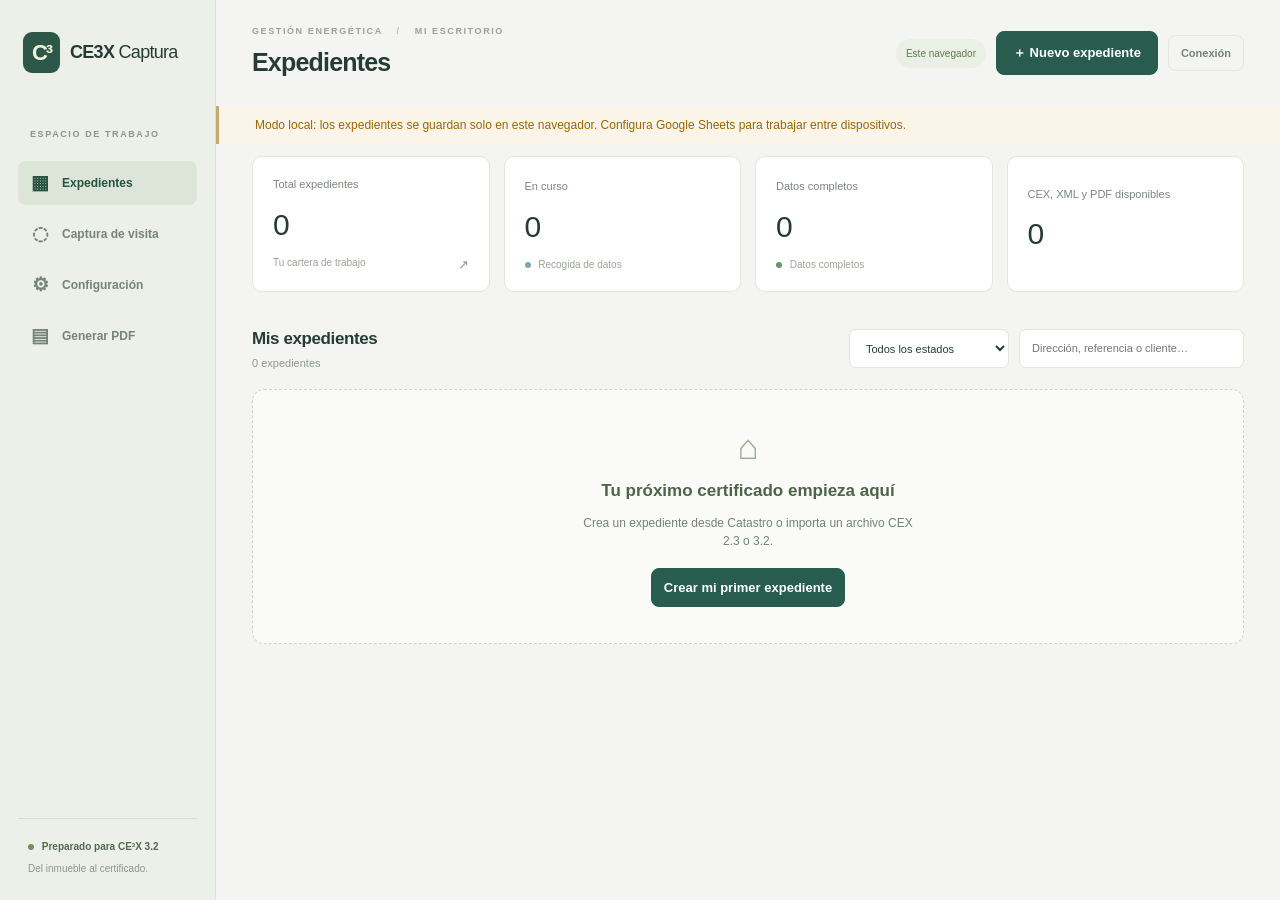
<file: app/index.html>
<!doctype html>
<html lang="es">
<head>
  <meta charset="utf-8">
  <meta name="viewport" content="width=device-width, initial-scale=1">
  <meta http-equiv="Cache-Control" content="no-store">
  <title>CE3X Captura</title>
  <link rel="stylesheet" href="styles.css?v=20261113-informes-fv">
  <link rel="stylesheet" href="workspace.css?v=20261103-ce3x32">
</head>
<body>
  <aside class="workspace-nav" aria-label="Navegación principal">
    <a class="workspace-logo" href="index.html"><span class="logo-mark" aria-hidden="true">C³</span><span>CE3X <b>Captura</b></span></a>
    <span class="nav-caption">ESPACIO DE TRABAJO</span>
    <button id="workspaceHome" class="nav-item current" type="button"><span aria-hidden="true">▦</span> Expedientes</button>
    <button id="captureToggle" class="nav-item" type="button" aria-expanded="false" aria-controls="capturePanel"><span aria-hidden="true">◌</span> Captura de visita</button>
    <button id="workspaceSettings" class="nav-item" type="button"><span aria-hidden="true">⚙</span> Configuración</button>
    <button id="reportBtn" class="nav-item" type="button"><span aria-hidden="true">▤</span> Generar PDF</button>
    <div class="nav-bottom"><span class="version-dot"></span> Preparado para CE³X 3.2<small>Del inmueble al certificado.</small></div>
  </aside>
  <header class="topbar">
    <div>
      <p class="breadcrumb">GESTIÓN ENERGÉTICA <span>/</span> MI ESCRITORIO</p>
      <h1>Expedientes</h1>
    </div>
    <div class="actions">
      <span id="storageMode" class="storage-mode">Este navegador</span>
      <button id="newBtn" type="button"><span aria-hidden="true">＋</span> Nuevo expediente</button>
      <button id="configBtn" type="button" class="secondary">Conexión</button>
    </div>
  </header>
  <div id="syncAlert" class="sync-alert" hidden></div>

  <main class="app-shell">
    <section id="capturePanel" class="panel capture-panel" aria-label="Captura por chat">
      <div class="panel-header">
        <div>
          <span class="eyebrow">EN LA VISITA</span><h2>Captura de datos</h2>
          <p id="activeRecordText">Sin expediente abierto.</p>
        </div>
      </div>
      <div class="active-expedient">
        <label>
          <span>Selecciona expediente para el chat</span>
          <select id="activeRecordSelect"></select>
        </label>
      </div>
      <form id="chatForm" class="chat-form">
        <textarea id="chatInput" rows="4" placeholder="Ej: superficie útil habitable 149.40, ventilación del inmueble 0.63, demanda diaria ACS 120, cliente Juan Pérez"></textarea>
        <div class="chat-actions">
          <button type="submit">Enviar</button>
          <button id="voiceBtn" type="button" class="secondary">Dictar</button>
        </div>
      </form>
      <div id="chatLog" class="chat-log" aria-live="polite"></div>
    </section>

    <section class="panel right-panel" aria-label="Expedientes y detalle editable">
      <div id="listView" class="list-view">
        <div class="workspace-stats" aria-label="Estado de los expedientes">
          <button type="button" class="stat-card" data-filter="all"><span>Total expedientes</span><strong id="totalCount">0</strong><small>Tu cartera de trabajo <span>↗</span></small></button>
          <button type="button" class="stat-card" data-filter="PENDIENTE_DATOS"><span>En curso</span><strong id="progressCount">0</strong><small><i class="dot blue"></i> Recogida de datos</small></button>
          <button type="button" class="stat-card" data-filter="COMPLETA"><span>Datos completos</span><strong id="completeCount">0</strong><small><i class="dot green"></i> Datos completos</small></button>
          <button type="button" class="stat-card" data-filter="CERTIFICADO_GENERADO"><span>CEX, XML y PDF disponibles</span><strong id="pdfCount">0</strong></button>
        </div>
        <div class="panel-header">
          <div>
            <h2>Mis expedientes</h2>
            <p id="statusSummary">0 expedientes</p>
          </div>
          <div class="list-filters">
            <select id="statusFilter" aria-label="Filtrar expedientes por estado">
              <option value="all">Todos los estados</option>
              <option value="PENDIENTE_DATOS">En curso</option>
              <option value="COMPLETA">Datos completos</option>
              <option value="CERTIFICADO_GENERADO">CEX, XML y PDF disponibles</option>
            </select>
            <input id="searchInput" type="search" placeholder="Dirección, referencia o cliente…" aria-label="Buscar expedientes">
          </div>
        </div>
        <div id="expedientList" class="expedient-list"></div>
      </div>

      <div id="detailView" class="detail-view" hidden>
        <div class="detail-toolbar">
          <button id="backToListBtn" type="button" class="secondary">Volver a la lista</button>
          <div class="detail-actions">
            <button id="saveDetailBtn" type="submit" form="detailForm">Guardar detalle</button>
            <button id="reviewDataBtn" type="button" class="secondary" title="Consulta qué campos vienen de Catastro o del CEX y cuáles has comprobado">Revisión de datos</button>
            <button id="catastroBtn" type="button" class="secondary">Traer Catastro</button>
            <button id="catastroMapBtn" type="button" class="secondary" title="Abrir la cartografía del Catastro">Cartografía Catastro</button>
            <button id="catastro3dBtn" type="button" class="secondary" title="Abrir el Visor 3D del Catastro">Visor3D Catastro</button>
            <button id="autoEnvelopeBtn" type="button" class="secondary" hidden>Autocompletar envolvente</button>
            <button id="autoSystemsBtn" type="button" class="secondary" hidden>Autocompletar instalaciones</button>
            <button id="copyDataBtn" type="button" class="secondary">Copiar datos</button>
            <button id="deleteRecordBtn" type="button" class="danger">Eliminar expediente</button>
            <button id="downloadJsonBtn" type="button" class="secondary" hidden>Descargar JSON</button>
            <button id="downloadCexBtn" type="button" class="secondary">Exportar a CE³X 3.2</button>
            <button id="issueDesktopReportBtn" type="button" hidden>Generar XML y PDF</button>
            <button id="collectDesktopXmlBtn" type="button" class="secondary" hidden>Recoger XML de CE³X</button>
          </div>
        </div>
        <p id="detailSaveStatus" class="export-note" role="status"></p>
        <label class="report-no-improvements" hidden><input id="issueWithoutImprovements" type="checkbox"> Confirmo que esta emisión no incluye conjuntos de mejora</label>
        <button type="button" id="openCertificateFolder" onclick="openCertificateFolder()" hidden>Abrir carpeta del expediente</button>
        <p id="desktopReportFlow" class="export-note" aria-live="polite" hidden></p>
        <p id="desktopXmlStatus" class="export-note" role="status" hidden></p>

        <div class="record-head">
          <div>
            <h2 id="recordTitle">Detalle del expediente</h2>
            <p id="recordSubtitle">Selecciona o crea una referencia.</p>
          </div>
          <span id="recordBadge" class="badge">BORRADOR</span>
        </div>

        <p class="export-note">Exportación residencial · Revisa y recalcula el expediente en CE³X 3.2 antes de emitir el certificado.</p>
        <nav id="sectionTabs" class="tabs" aria-label="Secciones CE3X"></nav>
        <form id="detailForm">
          <div id="sectionFields" class="section-fields"></div>
        </form>
      </div>
    </section>
  </main>

  <dialog id="certificateFolderDialog" aria-labelledby="certificateFolderTitle">
    <h2 id="certificateFolderTitle">Archivos del expediente</h2>
    <p id="certificateFolderPath"></p>
    <p id="certificateFolderFiles"></p>
    <form method="dialog"><button>Cerrar</button></form>
  </dialog>
  <dialog id="operationDialog" aria-labelledby="operationTitle" aria-describedby="operationMessage">
    <h2 id="operationTitle"></h2>
    <p id="operationMessage" role="status" aria-live="polite"></p>
    <div class="form-actions"><button id="closeOperationBtn" type="button" hidden>Aceptar</button></div>
  </dialog>

  <dialog id="configDialog">
    <form method="dialog" id="configForm">
      <h2>Configuracion</h2>
      <label>Apps Script URL<input name="apiUrl" placeholder="https://script.google.com/macros/s/.../exec"></label>
      <label>APP_SECRET<input name="secret" type="password"></label>
      <label>Clave de Render para PDF<input name="pdfKey" type="password" autocomplete="off"></label>
      <button type="button" class="secondary" id="chooseXmlFolderBtn">Elegir carpeta del asistente CE³X</button>
      <p id="xmlFolderConfigStatus" role="status"></p>
      <p class="dialog-help">Elige la carpeta donde se ejecuta el asistente local. Cada expediente tendrá una carpeta con su nombre y referencia. Dentro se guardan el CEX, el XML y el PDF de cada emisión.</p>
      <fieldset><legend>Técnico certificador por defecto</legend><div id="technicianConfigFields"></div>
      </fieldset>
      <p id="sharedConfigStatus" role="status"></p>
      <p>Sin conexión configurada, los expedientes se guardan en este navegador. Con Google Sheets se usa el archivo compartido; los datos locales no se trasladan automáticamente.</p>
      <div class="form-actions">
        <button type="submit">Guardar config</button>
        <button type="button" class="secondary" id="testConfigBtn">Probar conexión</button>
        <button type="button" class="secondary" id="copyConfigLinkBtn">Copiar enlace config</button>
        <button type="button" class="secondary" id="closeConfigBtn">Cerrar</button>
      </div>
    </form>
  </dialog>

  <dialog id="copyDataDialog">
    <form method="dialog" id="copyDataForm">
      <h2>Copiar datos</h2>
      <label>Expediente origen<select name="sourceId" id="copySourceSelect"></select></label>
      <p>Se copiarán Envolvente térmica e Instalaciones al expediente abierto.</p>
      <p id="copyDataStatus" class="dialog-status" role="status" aria-live="polite"></p>
      <div class="form-actions">
        <button type="submit">Guardar copia</button>
        <button type="button" class="secondary" id="closeCopyDataBtn">Cancelar</button>
      </div>
    </form>
  </dialog>

  <dialog id="newRecordDialog">
    <form method="dialog" id="newRecordForm">
      <h2>Nuevo expediente</h2>
      <fieldset class="new-record-options">
        <legend>Elige una única forma de cargarlo</legend>
        <label class="new-record-option">
          <input type="radio" name="newRecordMode" value="catastro" checked>
          <span>
            <strong>Introducir referencia catastral</strong>
          </span>
        </label>
        <label class="new-record-option">
          <input type="radio" name="newRecordMode" value="cex">
          <span>
            <strong>Cargar .cex local</strong>
          </span>
        </label>
      </fieldset>
      <label id="newRecordReferenceField">Referencia catastral
        <input name="reference" inputmode="latin" maxlength="20" autocomplete="off" placeholder="20 caracteres">
      </label>
      <label id="newRecordFileField" hidden>Archivo .cex
        <input name="cexFile" type="file" accept=".cex,application/octet-stream">
      </label>
      <p id="newRecordHelp" class="dialog-help">Se creará el expediente y se consultará Catastro automáticamente.</p>
      <p id="newRecordStatus" class="dialog-status" role="status" aria-live="polite" hidden></p>
      <div class="form-actions">
        <button type="submit" id="createNewRecordBtn"><span class="button-spinner" aria-hidden="true"></span><span id="createNewRecordBtnLabel">Crear expediente</span></button>
        <button type="button" class="secondary" id="closeNewRecordBtn">Cancelar</button>
      </div>
    </form>
  </dialog>

  <dialog id="reportDialog" aria-labelledby="reportTitle">
    <form id="reportForm">
      <span class="eyebrow">INFORME DE CERTIFICACIÓN</span>
      <h2 id="reportTitle">Del XML al PDF</h2>
      <p class="dialog-help">Selecciona el XML que has generado en CE³X 3.2. El generador oficial validará sus datos y creará el informe.</p>
      <label>Certificado en XML<input name="xmlFile" type="file" accept=".xml,application/xml,text/xml" required></label>
      <p class="dialog-help">¿Tienes un CEX? Ábrelo y calcula el expediente en CE³X 3.2; después genera su XML. El CEX por sí solo no sustituye ese cálculo.</p>
      <p id="reportStatus" class="report-status" role="status" aria-live="polite"></p>
      <p id="cloudReportHelp" hidden>Al generar el PDF se enviará el XML a Render. El servicio puede tardar en arrancar. La clave se toma de Configuración.</p>
      <a id="cloudReportLink" class="button-link" href="https://ce3x-pdf-prueba.onrender.com/" target="_blank" rel="noopener noreferrer" hidden>Abrir generador web de PDF</a>
      <div class="form-actions"><button id="generateReportBtn" type="submit">Generar y descargar PDF</button><button id="closeReportBtn" type="button" class="secondary">Cerrar</button></div>
    </form>
  </dialog>
  <dialog id="referencesDialog" aria-labelledby="referencesTitle">
    <form id="referencesForm">
      <span class="eyebrow">IDENTIFICACIÓN DEL EDIFICIO</span>
      <h2 id="referencesTitle">Referencias catastrales</h2>
      <p class="dialog-help">Introduce una referencia de 20 caracteres por línea. La primera será la principal; puedes cambiar el orden, añadir o retirar referencias.</p>
      <label>Referencias del expediente<textarea id="referenceListInput" rows="6" spellcheck="false" autocomplete="off"></textarea></label>
      <p id="referencesStatus" class="dialog-status" role="status" aria-live="polite"></p>
      <div class="form-actions"><button id="saveReferencesBtn" type="submit">Guardar referencias</button><button id="closeReferencesBtn" type="button" class="secondary">Cancelar</button></div>
    </form>
  </dialog>
  <dialog id="estimationDialog" aria-labelledby="estimationTitle">
    <form id="estimationForm">
      <span class="eyebrow">INSTALACIONES · CE³X 3.2</span>
      <h2 id="estimationTitle">Parámetros y rendimiento</h2>
      <p class="dialog-help">Guarda los parámetros de los equipos importados y recalcula sus rendimientos. Esta función no calcula la calificación energética del edificio.</p>
      <label>Equipo<select id="estimationEquipment"></select></label>
      <fieldset id="estimationFields" class="estimation-fields"></fieldset>
      <p id="estimationStatus" class="report-status" role="status" aria-live="polite"></p>
      <div class="form-actions"><button id="calculateEstimationBtn" type="submit">Recalcular y guardar</button><button id="saveEstimationBtn" type="button" class="secondary">Guardar parámetros</button><button id="closeEstimationBtn" type="button" class="secondary">Cerrar</button></div>
    </form>
  </dialog>
  <dialog id="reviewDialog" aria-labelledby="reviewTitle">
    <div class="review-dialog-content">
      <span class="eyebrow">CALIDAD DE LOS DATOS</span>
      <h2 id="reviewTitle">Origen y revisión de datos</h2>
      <p>Comprueba cada dato o tabla con la documentación del expediente. Esta revisión es una declaración del usuario; no calcula ni valida la calificación energética.</p>
      <p id="reviewSummary" role="status"></p>
      <div class="review-list" id="reviewList"></div>
      <form id="reviewCheckForm" hidden>
        <h3 id="reviewFieldTitle"></h3><p id="reviewValuePreview"></p><p id="reviewFieldEvidence"></p>
        <label>Comprobado por<input id="reviewBy" maxlength="120" required></label>
        <label>Documento o cálculo de referencia<input id="reviewDocument" maxlength="500" required></label>
        <label class="review-attestation"><input id="reviewAttested" type="checkbox" required>He contrastado el dato o la tabla con esa referencia.</label>
        <div class="form-actions"><button type="submit">Guardar comprobación</button><button type="button" class="secondary" id="reviewUncheckBtn">Marcar pendiente</button></div>
      </form>
      <p id="reviewStatus" class="dialog-status" role="status"></p>
      <div class="form-actions"><button id="closeReviewBtn" type="button" class="secondary">Cerrar</button></div>
    </div>
  </dialog>
  <dialog id="solarDialog" aria-labelledby="solarTitle">
    <form id="solarForm">
      <span class="eyebrow">ENVOLVENTE TÉRMICA</span>
      <h2 id="solarTitle">Protecciones solares</h2>
      <p class="dialog-help">Edita voladizos y retranqueos. Los factores se calculan en el navegador y se incorporan al CEX. El cálculo energético completo del edificio sigue siendo necesario.</p>
      <label>Aplicar a<select id="solarWindow"></select></label>
      <p id="solarOrientation"></p>
      <p class="dialog-help">Medidas en metros: L es el vuelo horizontal; D, la separación vertical entre el hueco y el voladizo; H, la altura del hueco; W, su anchura; R, la profundidad del retranqueo. Si hay retranqueo, mide L desde el centro del acristalamiento.</p>
      <div id="solarFields"></div>
      <p id="solarPreview" role="status" aria-live="polite"></p>
      <p id="solarStatus" class="dialog-status" role="status"></p>
      <div class="form-actions"><button id="saveSolarBtn" type="submit">Guardar protecciones</button><button id="closeSolarBtn" type="button" class="secondary">Cerrar</button></div>
    </form>
  </dialog>
  <dialog id="windowDialog" aria-labelledby="windowTitle">
    <form id="windowForm" novalidate>
      <span class="eyebrow">ENVOLVENTE TÉRMICA</span>
      <h2 id="windowTitle">Propiedades térmicas de huecos</h2>
      <label>Aplicar a<select id="windowSelector"></select></label>
      <label>Modo de definición<select id="windowMode"><option>Conocidas</option><option>Estimadas</option></select></label>
      <p class="dialog-help">Conocidas: introduce valores respaldados por documentación o ensayos. Estimadas: elige vidrio y marco para calcular sus valores. Completa el porcentaje de marco y su absortividad en la tabla.</p>
      <fieldset id="windowKnownFields"><legend>Valores de la ventana antes de añadir doble ventana</legend>
        <label>U vidrio (W/m²K)<input data-window-value="uVidrio" inputmode="decimal"></label>
        <label>g vidrio (0–1)<input data-window-value="gVidrio" inputmode="decimal"></label>
        <label>U marco (W/m²K)<input data-window-value="uMarco" inputmode="decimal"></label>
      </fieldset>
      <fieldset id="windowEstimatedFields" hidden><legend>Características observadas</legend>
        <label>Tipo de vidrio<select id="windowGlass"></select></label>
        <label>Tipo de marco<select id="windowFrame"></select></label>
      </fieldset>
      <label class="solar-enabled"><input id="windowDouble" type="checkbox">Doble ventana</label>
      <p class="dialog-help">Doble ventana significa dos ventanas paralelas en el mismo hueco. Es distinto de un acristalamiento doble. Esta opción aplica la corrección de CE³X; no calcula la calificación energética del edificio.</p>
      <p id="windowPreview" role="status" aria-live="polite"></p>
      <p id="windowStatus" class="dialog-status" role="status"></p>
      <div class="form-actions"><button id="saveWindowBtn" type="submit">Guardar propiedades</button><button id="closeWindowBtn" type="button" class="secondary">Cerrar</button></div>
    </form>
  </dialog>
  <script src="window-model.js?v=20261108-window-bulk"></script>
  <script src="solar-tables.js?v=20261106-window"></script>
  <script src="solar-model.js?v=20261108-solar-bulk"></script>
  <script src="reports.js?v=20261107-issue-flow"></script>
  <script src="cex-import.js?v=20261113-fotovoltaica-mensual"></script>
  <script src="ce3x-locations.js?v=20261111-building-data"></script>
  <script src="cex-32.js?v=20261113-fotovoltaica-mensual"></script>
  <script src="estimation-model.js?v=20261106-window"></script>
  <script src="review-model.js?v=20261106-window"></script>
  <script src="workspace.js?v=20261108-certificate-versions"></script>
  <script src="app.js?v=20261113-informes-fv"></script>
  <script src="estimation-ui.js?v=20261108-report-preflight"></script>
  <script src="references-ui.js?v=20261106-window"></script>
  <script src="review-ui.js?v=20261106-window"></script>
  <script src="solar-ui.js?v=20261108-solar-bulk"></script>
  <script src="window-ui.js?v=20261108-solar-bulk"></script>
</body>
</html>
</file>
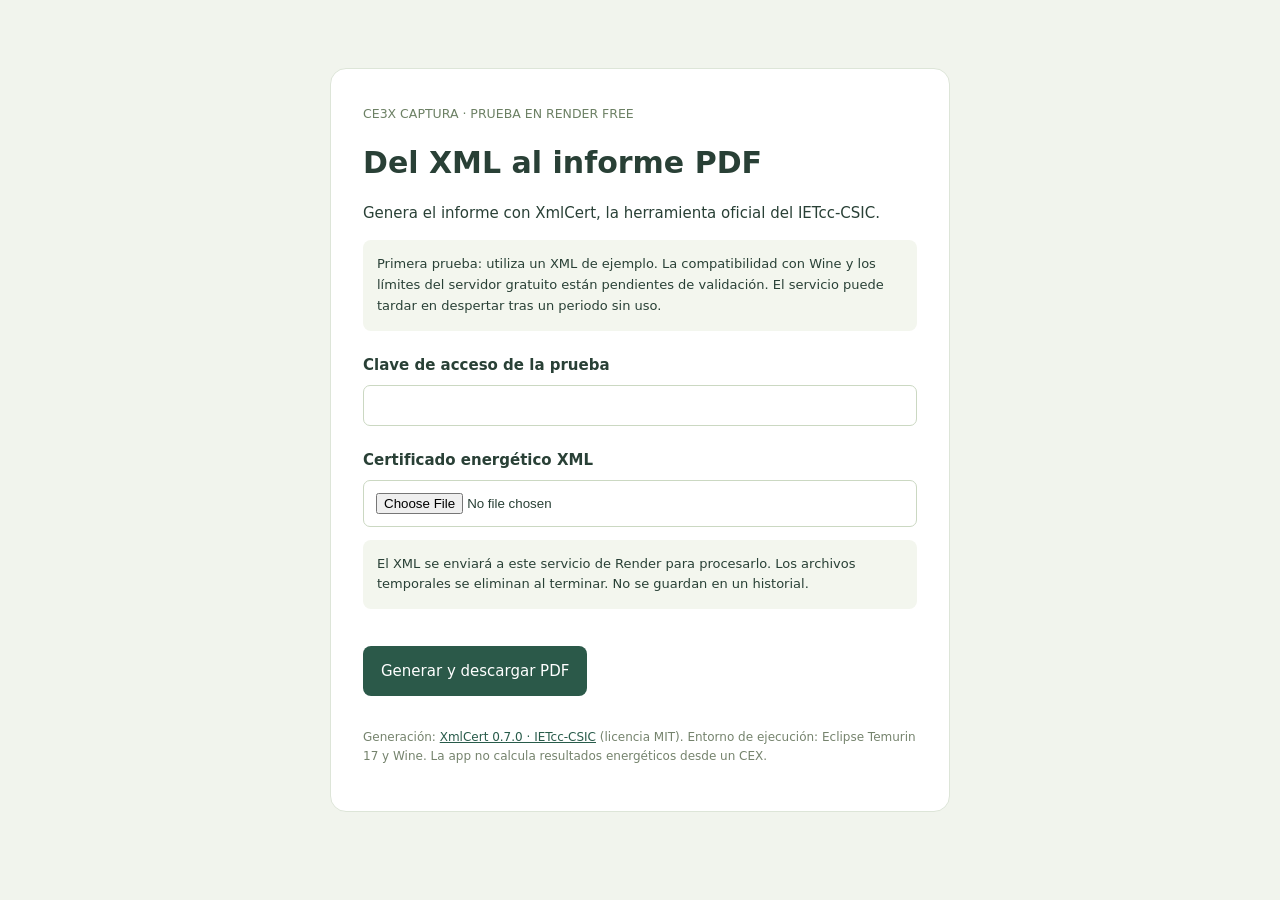
<file: render-pdf/index.html>
<!doctype html>
<html lang="es"><head><meta charset="utf-8"><meta name="viewport" content="width=device-width,initial-scale=1"><title>CE3X · Prueba de PDF</title>
<style>*{box-sizing:border-box}body{font:15px/1.6 system-ui,sans-serif;background:#f1f4ed;color:#294036;margin:0;padding:32px 20px}main{max-width:620px;margin:4vh auto;background:#fff;border:1px solid #dde5d8;border-radius:16px;padding:32px}small{color:#6c8064}h1{font-size:30px;line-height:1.2}label{display:block;margin:22px 0 8px;font-weight:600}input{display:block;width:100%;padding:12px;border:1px solid #cbd8c2;border-radius:7px;margin-top:8px}button{background:#2b5949;color:#fff;border:0;border-radius:8px;padding:13px 18px;margin-top:24px;font:inherit;cursor:pointer}button:disabled{opacity:.6;cursor:wait}#status{white-space:pre-wrap;overflow-wrap:anywhere}a{color:#285b4a}.notice{background:#f3f6ee;padding:14px;border-radius:8px;font-size:13px}.attribution{font-size:12px;color:#75836d;margin-top:32px}input:focus-visible,button:focus-visible{outline:3px solid #9ebc8a;outline-offset:3px}</style></head>
<body><main><small>CE3X CAPTURA · PRUEBA EN RENDER FREE</small><h1>Del XML al informe PDF</h1><p>Genera el informe con XmlCert, la herramienta oficial del IETcc-CSIC.</p>
<div class="notice">Primera prueba: utiliza un XML de ejemplo. La compatibilidad con Wine y los límites del servidor gratuito están pendientes de validación. El servicio puede tardar en despertar tras un periodo sin uso.</div>
<form id="report"><label>Clave de acceso de la prueba<input id="token" type="password" autocomplete="off" required></label><label>Certificado energético XML<input id="xml" type="file" accept=".xml,application/xml,text/xml" required></label>
<p class="notice">El XML se enviará a este servicio de Render para procesarlo. Los archivos temporales se eliminan al terminar. No se guardan en un historial.</p><button id="submit">Generar y descargar PDF</button><p id="status" role="status" aria-live="polite"></p></form>
<p class="attribution">Generación: <a href="https://energia.ietcc.csic.es/apps/#xmlcert" target="_blank" rel="noopener noreferrer">XmlCert 0.7.0 · IETcc-CSIC</a> (licencia MIT). Entorno de ejecución: Eclipse Temurin 17 y Wine. La app no calcula resultados energéticos desde un CEX.</p></main>
<script>const form=document.getElementById('report'),status=document.getElementById('status'),button=document.getElementById('submit');form.addEventListener('submit',async event=>{event.preventDefault();const file=document.getElementById('xml').files[0];if(!file)return;if(file.size>12*1024*1024){status.textContent='El XML supera los 12 MB.';return}button.disabled=true;status.textContent='Generando el informe. Puede tardar hasta dos minutos…';try{const response=await fetch('/api/report',{method:'POST',headers:{'Content-Type':'application/xml','Authorization':'Bearer '+document.getElementById('token').value},body:await file.arrayBuffer()});if(!response.ok){let message='No se ha podido generar el PDF.';try{message=(await response.json()).error||message}catch{}throw Error(message)}const url=URL.createObjectURL(await response.blob()),link=document.createElement('a');link.href=url;link.download=file.name.replace(/\.xml$/i,'')+'.pdf';document.body.appendChild(link);link.click();link.remove();setTimeout(()=>URL.revokeObjectURL(url),60000);status.textContent='PDF generado y descargado.'}catch(error){status.textContent=error.message}finally{button.disabled=false}});</script></body></html>
</file>
<file: app/styles.css>
:root {
  --bg: #f4f6f8;
  --panel: #ffffff;
  --text: #17202a;
  --muted: #667085;
  --line: #d8dee6;
  --brand: #176b5b;
  --brand-dark: #0f4f43;
  --ok: #137333;
  --warn: #9a6700;
  --error: #b42318;
}

* {
  box-sizing: border-box;
}

body {
  margin: 0;
  background: var(--bg);
  color: var(--text);
  font-family: Arial, Helvetica, sans-serif;
  font-size: 15px;
}

.topbar {
  align-items: center;
  background: #fff;
  border-bottom: 1px solid var(--line);
  display: flex;
  gap: 16px;
  justify-content: space-between;
  padding: 14px 18px;
}

h1,
h2,
p {
  margin: 0;
}

h1 {
  font-size: 22px;
}

h2 {
  font-size: 17px;
}

p,
small {
  color: var(--muted);
}

.actions,
.chat-actions,
.form-actions {
  align-items: center;
  display: flex;
  flex-wrap: wrap;
  gap: 8px;
}

.storage-mode {
  border: 1px solid var(--line);
  border-radius: 999px;
  color: var(--muted);
  font-size: 13px;
  font-weight: 700;
  padding: 7px 10px;
  white-space: nowrap;
}

.storage-mode.local {
  background: #fff7e6;
  border-color: #f5d089;
  color: var(--warn);
}

.storage-mode.sheet {
  background: #edf7ed;
  border-color: #b7dfbd;
  color: var(--ok);
}

.sync-alert {
  background: #fff7e6;
  border-bottom: 1px solid #f5d089;
  color: var(--warn);
  font-weight: 700;
  padding: 10px 18px;
}

button {
  background: var(--brand);
  border: 1px solid var(--brand);
  border-radius: 6px;
  color: #fff;
  cursor: pointer;
  font: inherit;
  font-weight: 700;
  padding: 9px 12px;
}

button.secondary,
.tab {
  background: #fff;
  color: var(--brand-dark);
}

button.danger {
  background: #fff;
  border-color: #f3b8b2;
  color: var(--error);
}

button:disabled {
  cursor: not-allowed;
  opacity: .55;
}

.app-shell {
  display: grid;
  gap: 16px;
  grid-template-columns: minmax(340px, 440px) minmax(0, 1fr);
  padding: 16px;
}

.panel {
  background: var(--panel);
  border: 1px solid var(--line);
  border-radius: 8px;
  min-width: 0;
}

.capture-panel,
.right-panel {
  max-height: calc(100vh - 96px);
}

.capture-panel,
.list-view {
  overflow: auto;
}

.capture-panel {
  display: grid;
  grid-template-rows: auto auto auto minmax(220px, 1fr);
}

.right-panel {
  overflow: hidden;
}

.list-view {
  height: calc(100vh - 96px);
  max-height: calc(100vh - 96px);
}

.detail-view {
  display: flex;
  flex-direction: column;
  height: calc(100vh - 96px);
  max-height: calc(100vh - 96px);
}

.panel-header,
.record-head {
  align-items: center;
  border-bottom: 1px solid var(--line);
  display: flex;
  gap: 12px;
  justify-content: space-between;
  padding: 14px;
}

.panel-header.compact {
  border-top: 1px solid var(--line);
}

.panel-header input,
.panel-header select {
  max-width: 160px;
}

.list-filters {
  display: flex;
  flex-wrap: wrap;
  gap: 8px;
  justify-content: flex-end;
}

.list-filters button {
  min-width: 120px;
}

.chat-log {
  display: grid;
  gap: 10px;
  min-height: 340px;
  overflow: auto;
  padding: 14px;
}

.chat-message {
  border: 1px solid var(--line);
  border-radius: 8px;
  line-height: 1.4;
  overflow-wrap: anywhere;
  padding: 10px 12px;
  white-space: pre-wrap;
}

.chat-message.assistant {
  background: #f8faf9;
}

.chat-message.user {
  background: #eef7f4;
  border-color: #b8ddd3;
  justify-self: end;
  max-width: 88%;
}

.chat-form {
  background: #f1fbf8;
  border-bottom: 1px solid #b8ddd3;
  border-top: 1px solid #b8ddd3;
  display: grid;
  gap: 10px;
  padding: 14px;
}

.chat-form textarea {
  border-color: #9fd1c6;
  min-height: 112px;
}

.expedient-list {
  display: grid;
}

.empty-list {
  color: var(--muted);
  padding: 18px 14px;
}

.expedient-card {
  background: transparent;
  border: 0;
  border-top: 1px solid var(--line);
  color: inherit;
  display: grid;
  gap: 12px;
  padding: 14px;
  text-align: left;
  width: 100%;
}

.expedient-card:hover,
.expedient-card.active {
  background: #eef7f4;
}

.expedient-main strong,
.expedient-main span {
  display: block;
  overflow-wrap: anywhere;
}

.expedient-main span {
  color: var(--muted);
  margin-top: 4px;
}

.expedient-meta {
  color: var(--muted);
  display: grid;
  gap: 3px;
  grid-template-columns: 1fr;
}

.expedient-meta span {
  overflow: hidden;
  text-overflow: ellipsis;
  white-space: nowrap;
}

.section-status {
  display: flex;
  flex-wrap: wrap;
  gap: 6px;
}

.section-pill,
.badge {
  border-radius: 999px;
  font-size: 12px;
  font-weight: 700;
  padding: 5px 8px;
  white-space: nowrap;
}

.section-pill.done,
.badge.COMPLETA {
  background: #edf7ed;
  border: 1px solid #b7dfbd;
  color: var(--ok);
}

.badge.CERTIFICADO_GENERADO {
  background: #e0f2fe;
  border: 1px solid #7dd3fc;
  color: #075985;
}

.section-pill.partial,
.badge.PENDIENTE_DATOS {
  background: #fff7e6;
  border: 1px solid #f5d089;
  color: var(--warn);
}

.section-pill.missing,
.badge.BORRADOR {
  background: #f2f4f7;
  border: 1px solid #d0d5dd;
  color: var(--muted);
}

.badge.ERROR {
  background: #fff0ee;
  border: 1px solid #ffd0ca;
  color: var(--error);
}

.tabs {
  align-items: center;
  border-bottom: 1px solid var(--line);
  display: flex;
  flex: 0 0 auto;
  gap: 8px;
  min-height: 58px;
  overflow-x: auto;
  overflow-y: hidden;
  padding: 12px 14px;
}

.detail-toolbar {
  align-items: center;
  background: #fff;
  border-bottom: 1px solid var(--line);
  display: flex;
  gap: 10px;
  justify-content: space-between;
  padding: 12px 14px;
  position: sticky;
  top: 0;
  flex: 0 0 auto;
  z-index: 2;
}

.detail-actions {
  display: flex;
  flex-wrap: wrap;
  gap: 8px;
  justify-content: flex-end;
}

[hidden] {
  display: none !important;
}

.tab.active {
  background: var(--brand);
  color: #fff;
}

.tab {
  line-height: 1.15;
  min-height: 38px;
  white-space: nowrap;
}

.record-head {
  flex: 0 0 auto;
}

form {
  padding: 14px;
}

#detailForm {
  flex: 1;
  min-height: 0;
  overflow: auto;
}

fieldset {
  border: 1px solid var(--line);
  border-radius: 8px;
  display: grid;
  gap: 12px;
  grid-template-columns: repeat(3, minmax(0, 1fr));
  margin: 0 0 14px;
  padding: 14px;
}

legend {
  color: var(--brand-dark);
  font-weight: 700;
  padding: 0 6px;
}

label {
  color: var(--muted);
  display: grid;
  gap: 6px;
}

label span {
  color: var(--muted);
}

input,
textarea,
select {
  border: 1px solid var(--line);
  border-radius: 6px;
  color: var(--text);
  font: inherit;
  min-width: 0;
  padding: 9px 10px;
  width: 100%;
}

textarea {
  resize: vertical;
}

.active-expedient {
  background: #fbfdfc;
  border-bottom: 1px solid var(--line);
  padding: 12px 14px;
}

.active-expedient label {
  display: grid;
  gap: 6px;
}

.input-with-unit {
  align-items: center;
  display: grid;
  gap: 8px;
  grid-template-columns: minmax(0, 1fr) auto;
}

.input-with-unit small {
  white-space: nowrap;
}

.image-field {
  display: grid;
  gap: 8px;
}

.image-preview {
  border: 1px solid var(--line);
  border-radius: 6px;
  display: block;
  max-height: 160px;
  max-width: 100%;
  object-fit: contain;
}

.image-link,
.image-empty {
  align-items: center;
  border: 1px solid var(--line);
  border-radius: 6px;
  color: var(--muted);
  display: flex;
  min-height: 44px;
  padding: 0 12px;
  text-decoration: none;
}

.image-link {
  color: var(--accent);
}

.table-fieldset {
  display: block;
}

.table-label {
  display: grid;
  gap: 8px;
}

.table-wrap {
  overflow-x: auto;
}

table {
  border-collapse: collapse;
  min-width: 880px;
  width: 100%;
}

th,
td {
  border: 1px solid var(--line);
  padding: 6px;
  vertical-align: top;
}

th {
  background: #f3f6f8;
  color: var(--text);
  font-size: 13px;
  text-align: left;
}

td:first-child,
td:nth-child(2),
th:first-child,
th:nth-child(2) {
  color: var(--muted);
  text-align: center;
  width: 44px;
}

td:first-child input,
th:first-child input {
  min-width: 0;
  width: auto;
}

td input,
td select {
  border: 0;
  border-radius: 0;
  min-width: 120px;
  padding: 5px;
}

.table-actions {
  display: flex;
  flex-wrap: wrap;
  gap: 8px;
  margin-top: 8px;
}

dialog {
  border: 1px solid var(--line);
  border-radius: 8px;
  max-width: 560px;
  width: calc(100% - 32px);
}

dialog::backdrop {
  background: rgba(15, 23, 42, .35);
}

#configForm,
#copyDataForm,
#newRecordForm {
  display: grid;
  gap: 14px;
}

#newRecordForm {
  text-align: center;
}

.new-record-options {
  border: 1px solid var(--line);
  display: grid;
  grid-template-columns: repeat(2, minmax(0, 1fr));
  gap: 8px;
  margin: 0;
  padding: 10px;
  text-align: left;
}

.new-record-options legend {
  color: var(--muted);
  font-size: 13px;
  text-align: left;
  padding: 0 5px;
}

.new-record-option {
  align-items: center;
  border: 1px solid transparent;
  border-radius: 6px;
  cursor: pointer;
  display: flex;
  gap: 10px;
  justify-content: center;
  min-height: 76px;
  padding: 9px;
  text-align: center;
}

.new-record-option:has(input:checked) {
  background: #eef7f4;
  border-color: #b8ddd3;
}

.new-record-option span {
  display: block;
}

.dialog-help,
.dialog-status {
  color: var(--muted);
  margin: 0;
}

.dialog-status {
  align-items: center;
  color: var(--accent);
  display: flex;
  gap: 8px;
  justify-content: center;
  font-weight: 700;
}

#newRecordForm > label {
  text-align: left;
}

#newRecordForm .form-actions {
  justify-content: center;
}

.button-spinner {
  animation: button-spin .8s linear infinite;
  border: 2px solid currentColor;
  border-right-color: transparent;
  border-radius: 50%;
  display: none;
  height: 13px;
  margin-right: 7px;
  vertical-align: -2px;
  width: 13px;
}

#createNewRecordBtn.is-loading .button-spinner {
  display: inline-block;
}

@keyframes button-spin {
  to { transform: rotate(360deg); }
}

@media (max-width: 980px) {
  .topbar,
  .app-shell {
    display: block;
  }

  .actions {
    margin-top: 12px;
  }

  .app-shell {
    padding: 10px;
  }

  .new-record-options {
    grid-template-columns: 1fr;
  }

  .panel {
    margin-bottom: 12px;
  }

  .capture-panel,
  .right-panel {
    max-height: none;
    overflow: visible;
  }

  .detail-view {
    height: auto;
    max-height: none;
  }

  .list-view {
    height: auto;
    max-height: none;
  }

  .chat-log {
    min-height: 260px;
  }

  .detail-toolbar {
    align-items: stretch;
    display: grid;
  }

  .detail-actions {
    justify-content: stretch;
  }

  .detail-actions button {
    flex: 1 1 150px;
  }

  fieldset {
    grid-template-columns: 1fr;
  }
}
/* Advanced installation input stays separate from the wide inventory tables. */
.estimation-tools { grid-column: 1 / -1; padding: 16px; border: 1px solid #d7e3e2; border-radius: 14px; background: #f4faf8; }
.estimation-tools p { margin: 10px 0 0; color: #4d6561; font-size: .9rem; }
#estimationDialog .estimation-fields { display: grid; grid-template-columns: repeat(2,minmax(0,1fr)); gap: 14px; margin: 16px 0; border: 0; padding: 0; min-width: 0; }
#estimationDialog .estimation-fields > p { grid-column: 1 / -1; }
#estimationDialog .estimation-fields label { display: flex; flex-direction: column; gap: 8px; justify-content: space-between; }
@media (max-width: 540px) { #estimationDialog .estimation-fields { grid-template-columns: minmax(0,1fr); } }
.estimation-result { margin: 0; padding: 12px; background: #e8f3ef; border-radius: 10px; font-size: .9rem; }
.reference-tools { grid-column: 1 / -1; }
.reference-tools p { margin: 8px 0 0; font-size: .85rem; color: #667568; }
#referenceListInput { font-family: ui-monospace,Consolas,monospace; text-transform: uppercase; }
#reviewDialog { width: min(960px,94vw); max-height: 90vh; }
.review-dialog-content { display: grid; gap: 12px; }
.review-list { display: grid; gap: 8px; max-height: 35vh; overflow: auto; }
.review-entry { display: grid; grid-template-columns: 2fr 1fr 1fr; gap: 12px; text-align: left; color: #20372e; background: #f4f7f4; border: 1px solid #cedbd2; padding: 12px; }
.review-entry strong { font-size: .85rem; }
.review-entry span { font-size: .8rem; }
#reviewCheckForm { display: grid; gap: 10px; }
#reviewCheckForm[hidden] { display: none; }
.review-attestation { display: flex; align-items: center; gap: 10px; }
.review-attestation input { width: auto; }
@media(max-width:600px) { .review-entry { grid-template-columns: 1fr; gap: 4px; } }
/* Solar editor stays inside the viewport on phones and desktops. */
#solarDialog{width:min(680px,calc(100vw - 24px));max-height:calc(100dvh - 24px);overflow:auto;box-sizing:border-box}
#solarForm{display:grid;gap:12px}
#solarFields{display:grid;gap:12px}
#solarFields fieldset{display:block;min-width:0;border:1px solid var(--line);border-radius:8px;padding:14px}
.solar-enabled{display:flex;align-items:center;gap:8px;margin-bottom:12px}
.solar-enabled input{width:auto}
.solar-dimensions{display:grid;grid-template-columns:repeat(3,minmax(0,1fr));gap:10px}
.solar-dimensions label{min-width:0}
.solar-dimensions input{width:100%;box-sizing:border-box}
@media(max-width:480px){.solar-dimensions{grid-template-columns:1fr}#solarDialog{padding:16px}}
#windowDialog{width:min(680px,calc(100vw - 24px));max-height:calc(100dvh - 24px);overflow:auto;box-sizing:border-box}
#windowForm{display:grid;gap:12px}
#windowForm fieldset{display:grid;gap:12px;min-width:0;padding:14px;border:1px solid var(--line);border-radius:8px}
#windowForm fieldset[hidden]{display:none}

#configDialog { width: min(920px, calc(100% - 32px)); max-height: 90vh; }
#configForm fieldset { display: block; min-width: 0; }
#technicianConfigFields { display: grid; grid-template-columns: repeat(auto-fit, minmax(min(100%, 250px), 1fr)); gap: 12px 16px; }
#technicianConfigFields input { width: 100%; min-width: 0; }
#sharedConfigStatus:empty { display: none; }

.tab[data-completion]::before { content: ''; display: inline-block; width: .55rem; height: .55rem; border-radius: 50%; margin-inline-end: .45rem; background: #ad363d; }
.tab[data-completion="partial"]::before { background: #a66a12; }
.tab[data-completion="done"]::before { background: #23754b; }
#detailSaveStatus:empty { display: none; }
.energy-scale { list-style: none; padding: 0; max-width: 550px; }
.energy-scale li { --size: 35%; display: grid; grid-template-columns: 5rem minmax(8rem, 1fr) 4.5rem; align-items: center; gap: .45rem; margin-block: .3rem; }
.energy-scale strong { width: var(--size); min-width: 2rem; padding: .3rem 1rem .3rem .4rem; box-sizing: border-box; background: var(--grade); color: #151a16; text-align: right; clip-path: polygon(0 0, 90% 0, 100% 50%, 90% 100%, 0 100%); }
.energy-scale [data-grade="A"] { --grade: #47b264; }
.energy-scale [data-grade="B"] { --grade: #71bd52; --size: 45%; }
.energy-scale [data-grade="C"] { --grade: #a8cb43; --size: 55%; }
.energy-scale [data-grade="D"] { --grade: #f7df42; --size: 65%; }
.energy-scale [data-grade="E"] { --grade: #edb51b; --size: 75%; }
.energy-scale [data-grade="F"] { --grade: #ff8e42; --size: 85%; }
.energy-scale [data-grade="G"] { --grade: #ef6560; --size: 95%; }
.energy-scale [aria-current] { font-weight: 700; }
.energy-metrics { display: grid; grid-template-columns: minmax(0, 1fr) auto; gap: .55rem 1rem; max-width: 620px; }
.energy-metrics dd { margin: 0; }

.section-fields .report-settings { grid-template-columns: minmax(0, 2fr) minmax(0, 1fr); align-items: start; }
.section-fields .building-definition { align-items: start; }
.building-images {
  grid-column: 1 / -1;
  display: grid;
  grid-template-columns: repeat(auto-fit, minmax(min(100%, 240px), 1fr));
  align-items: start;
  gap: 18px;
}
.report-settings-column { display: grid; align-content: start; gap: 1rem; min-width: 0; }
.report-settings-heading { grid-column: 1 / -1; margin: 0; }
.report-settings [hidden] { display: none; }
.report-settings-column label { display: grid; gap: .4rem; }
.report-settings-column .report-no-improvements { display: flex; align-items: flex-start; gap: .55rem; }
.report-no-improvements[hidden] { display: none; }
@media (max-width: 760px) {
  .section-fields .report-settings { grid-template-columns: minmax(0, 1fr); }
}
.report-no-improvements input { width: auto; }

#operationMessage { white-space: pre-line; }

.acs-tank { display: grid; gap: 6px; min-width: 190px; margin-top: 8px; }
.acs-tank[hidden] { display: none; }
.acs-tank label { display: grid; gap: 3px; }
</file>
<file: app/workspace.css>
/* CE3X workspace — quiet mineral palette, clear hierarchy, keyboard-first forms. */
:root{--bg:#f4f5f2;--panel:#fff;--text:#263b36;--muted:#74827a;--line:#e1e6df;--brand:#275c4e;--brand-dark:#1b4239;--accent:#275c4e;--nav-width:216px}
body{font-family:Inter,"Segoe UI",Arial,sans-serif;font-size:14px;line-height:1.5;background:var(--bg)}
button,input,select,textarea{font-family:inherit}button{border-radius:8px;font-size:13px;font-weight:600;transition:background .15s,border-color .15s}button:focus-visible,a:focus-visible,input:focus-visible,select:focus-visible,textarea:focus-visible,summary:focus-visible{outline:3px solid #91b99d;outline-offset:3px}
button:hover{filter:brightness(.97)}[hidden]{display:none!important}
.workspace-nav{position:fixed;inset:0 auto 0 0;width:var(--nav-width);padding:32px 18px 24px;background:#edf0e9;border-right:1px solid #dce2d7;display:flex;flex-direction:column;gap:7px;z-index:30}
.workspace-logo{display:flex;align-items:center;gap:10px;text-decoration:none;color:var(--text);font-size:18px;font-weight:700;letter-spacing:-.7px;margin:0 5px 48px}.workspace-logo b{font-weight:400}.logo-mark{background:#2c5749;color:#eef3d8;width:37px;height:41px;display:grid;place-items:center;border-radius:9px;font-size:22px;letter-spacing:-2px}
.nav-caption{font-size:9px;font-weight:700;letter-spacing:1.6px;margin:0 12px 12px;color:#8a968b}.nav-item{border:0;color:#778378;background:transparent;display:flex;gap:12px;align-items:center;text-align:left;padding:12px;font-size:12px;white-space:nowrap}.nav-item>span{font-size:19px;line-height:20px;width:20px;text-align:center}.nav-item.current{color:#275343;background:#dce5d7}.nav-item:hover{background:#e2e8dc}.nav-bottom{margin-top:auto;padding:20px 10px 0;border-top:1px solid #d7dfd0;color:#526950;font-size:10px;font-weight:600}.nav-bottom small{display:block;font-size:10px;font-weight:400;color:#8a968b;margin-top:7px}.version-dot,.dot{display:inline-block;width:6px;height:6px;border-radius:50%;background:#6e9455;margin-right:5px}.dot.amber{background:#bd9a51}.dot.blue{background:#82a4b0}.dot.green{background:#679573}
.topbar{margin-left:var(--nav-width);height:106px;padding:22px 36px;background:var(--bg);border:0;gap:20px}.topbar h1{font-size:25px;font-weight:650;letter-spacing:-.8px;margin-top:5px}.breadcrumb{font-size:9px;font-weight:600;letter-spacing:1.6px;color:#9aa299}.breadcrumb span{margin:0 10px;color:#b8bfb4}.topbar .actions{gap:10px;flex-wrap:wrap}.topbar #newBtn{padding:11px 16px}.topbar #configBtn{font-size:11px;background:transparent;border-color:var(--line);color:var(--muted)}.storage-mode{background:#eaf0e5!important;border:0;color:#617c50!important;font-weight:500;font-size:10px;padding:7px 10px}.sync-alert{margin-left:var(--nav-width);margin-right:0;border:0;border-left:3px solid #c5aa6e;background:#faf5e8;font-size:12px;font-weight:500;padding:10px 36px}
.app-shell{margin-left:var(--nav-width);padding:12px 36px 36px;display:block}.right-panel{border:0;background:transparent;border-radius:0;max-height:none;overflow:visible}.list-view,.detail-view{height:auto;max-height:none;overflow:visible}.workspace-overview{position:relative;overflow:hidden;display:flex;justify-content:space-between;align-items:center;gap:32px;background:#e6ecdf;border:1px solid #dce5d5;border-radius:14px;padding:34px 38px;margin-bottom:24px;min-height:232px}.eyebrow{font-size:9px;font-weight:700;letter-spacing:2px;color:#7b8c6c;display:block;margin-bottom:12px}.overview-copy h2{font-size:35px;line-height:1.13;letter-spacing:-1.2px;font-weight:550;color:#36543d}.overview-copy>p{max-width:340px;font-size:12px;line-height:1.7;margin-top:14px;color:#7b8875}.overview-tags{display:flex;gap:8px;margin-top:18px;flex-wrap:wrap}.overview-tags span{font-size:9px;color:#6d7f61;background:#f2f5ec;border:1px solid #d6e0cd;border-radius:5px;padding:4px 8px}.building-drawing{width:280px;max-width:36%;color:#79916c;flex-shrink:0;margin-right:20px}
.workspace-stats{display:grid;grid-template-columns:repeat(4,minmax(0,1fr));gap:14px;margin-bottom:34px}.stat-card{display:block;background:#fff;border:1px solid var(--line);color:var(--text);text-align:left;padding:17px 20px;border-radius:10px}.stat-card>span{font-size:11px;font-weight:500;color:#7b877b}.stat-card>strong{display:block;font-size:30px;font-weight:500;letter-spacing:-1px;margin:8px 0}.stat-card small{font-size:10px;color:#9aA498;font-weight:400;display:block}.stat-card small>span{float:right;color:#8c9b80;font-size:13px}.stat-card:hover{border-color:#9dae90;background:#fafcf7}
.list-view>.panel-header{border:0;padding:0 0 18px;align-items:center;flex-wrap:wrap;gap:16px}.panel-header h2{font-size:17px;font-weight:600;letter-spacing:-.4px}.panel-header p{font-size:11px;margin-top:3px;color:#8d978b}.list-filters{display:flex;gap:10px;flex-wrap:wrap}.list-filters select,.list-filters input{background:#fff;border:1px solid var(--line);border-radius:7px;padding:10px 12px;font-size:11px;min-height:38px}.list-filters input{min-width:225px}.expedient-list{gap:12px}.expedient-card{border:1px solid var(--line);border-radius:10px;background:#fff;padding:23px 24px;grid-template-columns:minmax(200px,1.25fr) minmax(160px,1fr) auto;gap:16px;align-items:center}.expedient-card:hover,.expedient-card.active{background:#fcfdf9;border-color:#a9baa0}.expedient-main strong{font-size:14px;font-weight:650;letter-spacing:-.2px}.expedient-main span{font-size:10px;letter-spacing:.4px;color:#929d90;margin-top:6px}.expedient-meta{font-size:11px;line-height:1.8}.section-status{grid-column:1/-1;padding-top:14px;border-top:1px solid #f0f2ed;gap:8px}.section-pill{font-size:9px;padding:4px 8px;font-weight:500;border-radius:5px}.badge{font-size:9px;border-radius:5px;font-weight:600;letter-spacing:.3px;padding:6px 9px}.empty-list{display:flex;align-items:center;flex-direction:column;text-align:center;border:1px dashed #ccd7c5;border-radius:12px;padding:36px 20px;background:#fafbf8;gap:10px}.empty-list strong{font-size:17px;font-weight:550;color:#4d6447}.empty-list p{font-size:12px;max-width:330px}.empty-list button{margin-top:8px}.empty-symbol{font-size:35px;color:#9aad8d;line-height:1.2}
.capture-panel{display:none;position:fixed;right:22px;top:110px;bottom:24px;width:350px;max-height:none;border-radius:12px;box-shadow:0 16px 65px #233d3029;z-index:25;overflow:auto;background:#fff}.capture-open .capture-panel{display:grid;grid-template-rows:auto auto auto minmax(130px,1fr)}.capture-open .right-panel{margin-right:370px}.capture-panel .panel-header{padding:20px}.capture-panel .eyebrow{margin-bottom:4px}.capture-panel .active-expedient{padding:15px 18px}.capture-panel label{font-size:11px}.capture-panel .chat-form{padding:16px;background:#f5f8f1;border-color:var(--line)}.chat-form textarea{font-size:12px;min-height:100px;background:white;border-color:#dce4d5;border-radius:8px}.chat-message{font-size:12px;line-height:1.6;border-radius:9px}.chat-log{padding:16px;min-height:160px}
.detail-view{border:1px solid var(--line);border-radius:12px;overflow:hidden;background:#fff}.detail-toolbar{background:#fafbf7;border-bottom:1px solid var(--line);padding:15px 20px;gap:12px;flex-wrap:wrap}.detail-actions{gap:7px;flex-wrap:wrap}.detail-actions button{font-size:10px;padding:8px 10px}#downloadCexBtn{background:#2a5b49;color:#fff;border-color:#2a5b49}#deleteRecordBtn{margin-left:auto;border-color:transparent;background:transparent;color:#b88173}#backToListBtn{font-size:11px;background:transparent;border-color:transparent}.record-head{padding:24px 24px 14px;border:0}.record-head h2{font-size:22px;letter-spacing:-.6px}.record-head p{font-size:12px;margin-top:6px}.export-note{padding:0 24px 18px;font-size:10px;color:#8d9987}.tabs{border-top:1px solid #f0f2ed;border-bottom:1px solid var(--line);padding:0 18px;gap:5px;background:white;overflow-x:auto;flex-wrap:nowrap}.tab{white-space:nowrap;border:0;border-bottom:2px solid transparent;border-radius:0;font-size:11px;color:#8b9785;padding:15px 12px}.tab.active{background:transparent;color:#365c42;border-bottom-color:#688c56}.section-fields{padding:24px}.section-fields fieldset{border:1px solid var(--line);border-radius:9px;padding:22px;margin-bottom:20px;gap:18px}.section-fields legend{font-size:12px;font-weight:600;padding:0 9px;color:#627357}label{font-size:11px;color:#788570;font-weight:500}input,textarea,select{border-radius:6px;border-color:#dfe6d9;padding:10px;color:var(--text);background:#fcfdfb;font-size:13px}.section-fields input:focus,.section-fields select:focus{background:#fff}.table-wrap{border-radius:8px;border:1px solid var(--line)}table{font-size:11px}th{font-weight:500;background:#f3f6ef;color:#78866f}dialog{border:1px solid var(--line);border-radius:15px;padding:28px;box-shadow:0 22px 100px #233d302b}dialog h2{font-size:22px;letter-spacing:-.5px}dialog::backdrop{background:#233d3055;backdrop-filter:blur(3px)}.dialog-help{font-size:12px;line-height:1.7}
@media(min-width:1500px){.app-shell{padding-left:48px;padding-right:48px}.topbar{padding-left:48px;padding-right:48px}.workspace-overview{min-height:250px}.overview-copy h2{font-size:40px}.building-drawing{width:330px}}
@media(max-width:1100px){:root{--nav-width:178px}.workspace-nav{padding:25px 12px}.workspace-logo{font-size:16px}.topbar{padding:20px 22px}.app-shell{padding:10px 22px 28px}.workspace-overview{padding:26px}.overview-copy h2{font-size:30px}.stat-card{padding:14px}.expedient-card{grid-template-columns:minmax(150px,1fr) auto}.expedient-meta{grid-column:1;grid-row:2}.expedient-card>.section-status{grid-row:3}.capture-open .right-panel{margin-right:0}.capture-panel{width:350px}.detail-toolbar{display:flex}.detail-actions button{flex:0 1 auto}}
@media(max-width:760px){:root{--nav-width:0px}.workspace-nav{position:sticky;top:0;width:auto;height:58px;flex-direction:row;align-items:center;padding:7px 14px;border-right:0;border-bottom:1px solid var(--line);gap:6px}.workspace-logo{font-size:13px;margin:0 auto 0 0;gap:7px}.logo-mark{height:30px;width:28px;font-size:18px}.workspace-logo b,.nav-caption,.nav-bottom{display:none}.nav-item{font-size:10px;padding:8px;gap:5px}.nav-item>span{font-size:16px;width:14px}.topbar{height:auto;min-height:100px;display:flex;padding:20px 16px;align-items:flex-start;flex-wrap:wrap;gap:12px}.topbar h1{font-size:23px}.breadcrumb{font-size:8px}.topbar .actions{margin:0;gap:7px}.topbar #newBtn{font-size:11px;padding:9px 12px}.topbar #configBtn{display:none}.app-shell{padding:4px 16px 30px}.sync-alert{padding:10px 16px}.workspace-overview{padding:24px;min-height:210px;margin-bottom:16px}.overview-copy h2{font-size:29px}.overview-copy>p{font-size:11px}.building-drawing{position:absolute;right:-35px;top:25px;opacity:.22;width:190px;max-width:48%}.overview-copy{position:relative;z-index:1}.workspace-stats{grid-template-columns:repeat(2,minmax(0,1fr));gap:10px;margin-bottom:26px}.stat-card{padding:15px}.stat-card>strong{font-size:26px;margin:5px 0}.list-view>.panel-header{display:flex;align-items:flex-start}.list-filters{width:100%;gap:8px}.list-filters input{min-width:0;flex:1;width:130px}.list-filters select{width:145px}.expedient-card{padding:18px;gap:10px}.section-status{gap:5px}.section-pill{white-space:normal}.expedient-main strong{font-size:13px}.capture-panel{top:70px;bottom:12px;left:12px;right:12px;width:auto}.capture-open .right-panel{margin:0}.detail-actions{display:flex}.detail-actions button{flex:1 1 120px}.detail-toolbar{padding:12px;display:flex}.record-head{padding:20px}.record-head h2{font-size:19px}.section-fields{padding:14px}.section-fields fieldset{padding:16px;grid-template-columns:1fr}.tabs{padding:0 8px}.tab{font-size:10px;padding:14px 10px}.export-note{padding:0 20px 16px}.new-record-options{grid-template-columns:1fr}dialog{padding:22px}.section-fields .table-wrap{max-width:100%}}
#reportForm{display:grid;gap:16px}#reportForm input[type=file]{display:block;margin-top:8px;max-width:100%;width:100%}.report-status{white-space:pre-wrap;overflow-wrap:anywhere;font-size:12px;max-height:220px;overflow:auto;background:#f3f6ef;border-radius:8px;padding:12px}.report-status:empty{display:none}
@media(prefers-reduced-motion:reduce){*,*::before,*::after{transition:none!important;animation:none!important;scroll-behavior:auto!important}}
</file>
